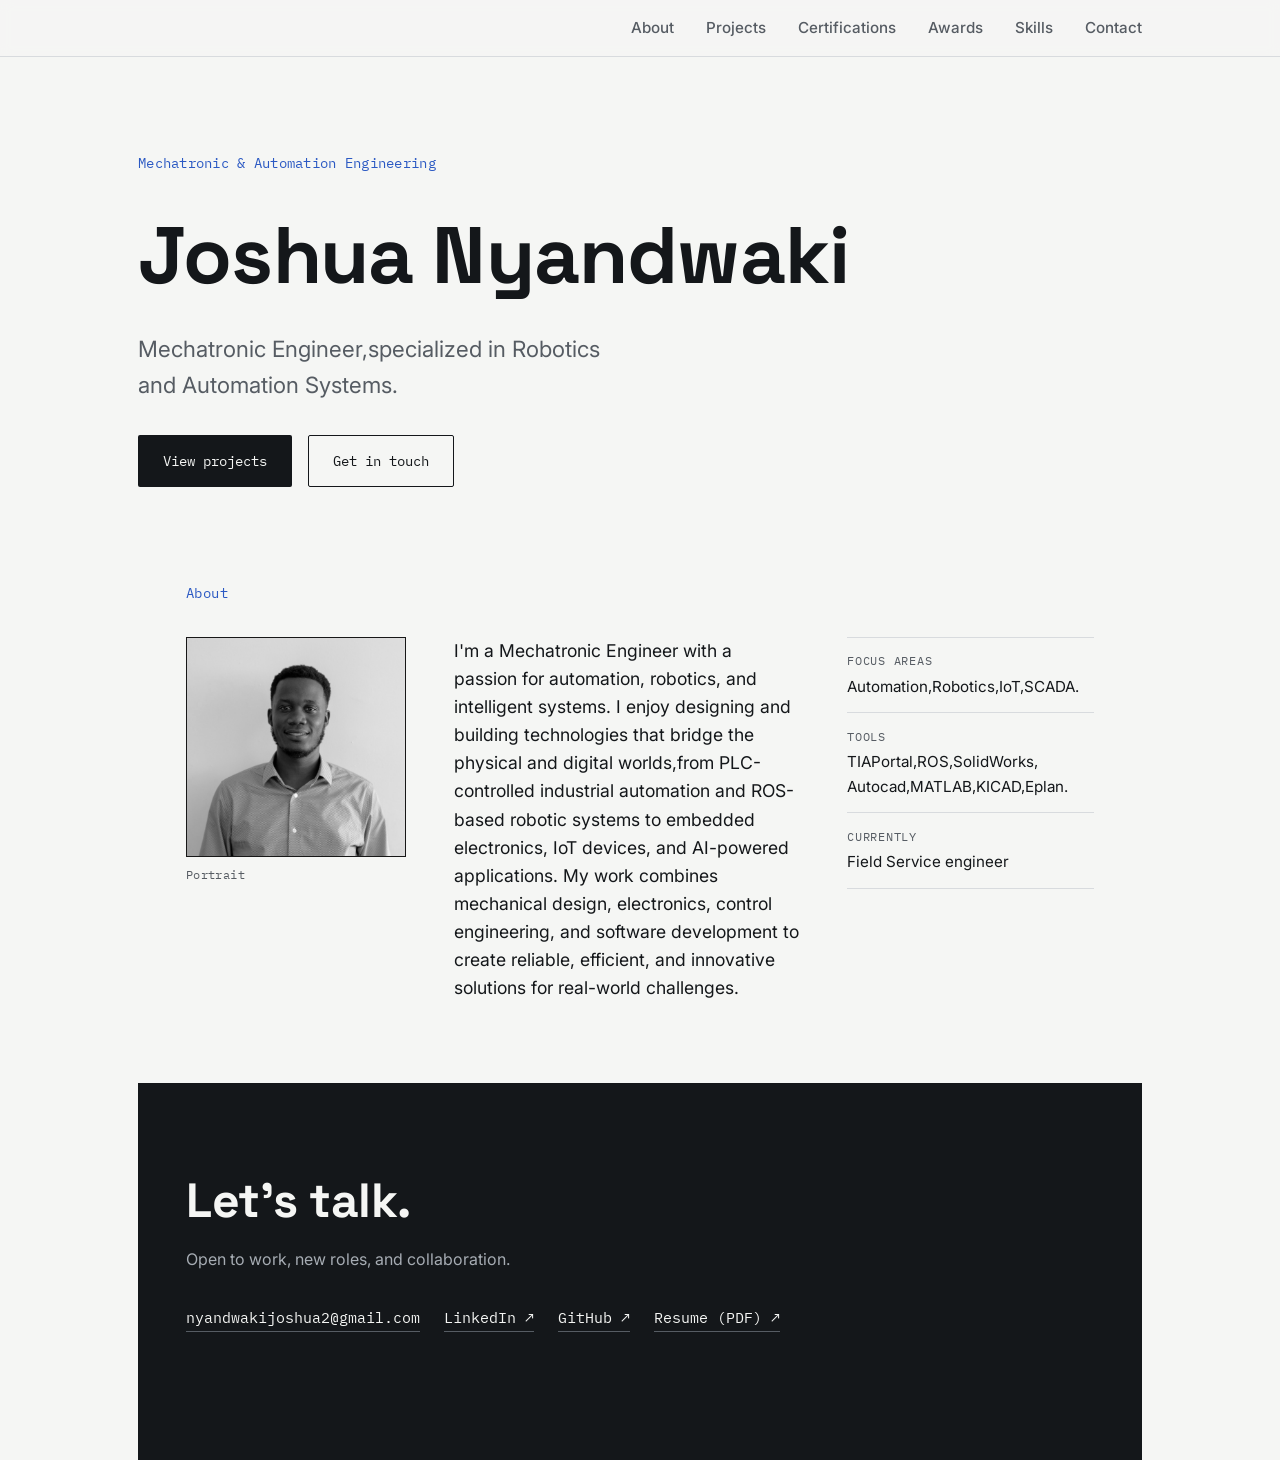
<file: index.html>
<!doctype html>
<html lang="en">
  <head>
    <meta charset="UTF-8" />
    <meta name="viewport" content="width=device-width, initial-scale=1.0" />
    <title>Joshua Nyandwaki — Mechatronic Engineer</title>
    <link rel="preconnect" href="https://fonts.googleapis.com" />
    <link rel="preconnect" href="https://fonts.gstatic.com" crossorigin />
    <link
      href="https://fonts.googleapis.com/css2?family=Space+Grotesk:wght@400;500;600;700&family=Inter:wght@400;500;600&family=IBM+Plex+Mono:wght@400;500&display=swap"
      rel="stylesheet"
    />
    <link rel="stylesheet" href="styles.css" />
  </head>
  <body>
    <!-- ============ NAV ============ -->
    <header class="nav" id="top">
      <div class="nav-inner">
        <a href="index.html#top" class="nav-brand"></a>
        <nav class="nav-links" id="navLinks">
          <a href="index.html#about">About</a>
          <a href="projects.html">Projects</a>
          <a href="certifications.html">Certifications</a>
          <a href="awards.html">Awards</a>
          <a href="skills.html">Skills</a>
          <a href="index.html#contact">Contact</a>
        </nav>
        <button class="nav-toggle" id="navToggle" aria-label="Toggle menu">
          <span></span><span></span><span></span>
        </button>
      </div>
    </header>

    <!-- ============ HERO ============ -->
    <section class="hero">
      <div class="hero-inner">
        <p class="eyebrow">
          Mechatronic &amp; Automation Engineering
        </p>
        <h1>Joshua Nyandwaki</h1>
        <p class="hero-role">
          Mechatronic Engineer,specialized in Robotics and Automation Systems.
        </p>
        <div class="hero-cta">
          <a href="projects.html" class="btn btn-primary">View projects</a>
          <a href="index.html#contact" class="btn btn-ghost">Get in touch</a>
        </div>
      </div>

      <!-- Signature element: drawing title block, like the info box on an engineering drawing 
      <div class="title-block">
        <div class="tb-field">
          <span class="tb-label">Name</span
          ><span class="tb-value">Jordan Reyes</span>
        </div>
        <div class="tb-field">
          <span class="tb-label">Discipline</span
          ><span class="tb-value">Mechanical / Design</span>
        </div>
        <div class="tb-field">
          <span class="tb-label">Based in</span
          ><span class="tb-value">Your City</span>
        </div>
        <div class="tb-field">
          <span class="tb-label">Status</span
          ><span class="tb-value">Open to work</span>
        </div>
        <div class="tb-field">
          <span class="tb-label">Rev.</span><span class="tb-value">A</span>
        </div>
      </div>
    </section>

    <div class="dim-divider" aria-hidden="true"><span></span></div>
    -->

    <!-- ============ ABOUT ============ -->
    <section class="section" id="about">
      <p class="section-label">About</p>
      <div class="about-layout">
        <figure class="about-photo">
          <img
            src="profile-photo.jpg"
            alt="Portrait of Joshua Nyandwaki"
          />
          <figcaption>Portrait</figcaption>
        </figure>

        <div class="about-grid">
          <p class="about-text">
           I'm a Mechatronic Engineer with a passion for automation, robotics, and intelligent systems. I enjoy designing and building technologies that bridge the physical and digital worlds,from PLC-controlled industrial automation and ROS-based robotic systems to embedded electronics, IoT devices, and AI-powered applications. My work combines mechanical design, electronics, control engineering, and software development to create reliable, efficient, and innovative solutions for real-world challenges.
          <ul class="about-facts">
            <li><span>Focus areas</span>Automation,Robotics,IoT,SCADA.</li>
            <li><span>Tools</span>TIAPortal,ROS,SolidWorks,
              Autocad,MATLAB,KICAD,Eplan.</li>
            <li><span>Currently</span>Field Service engineer</li>
          </ul>
        </div>
      </div>
    </section>

    <!-- ============ CONTACT / FOOTER ============ -->
    <footer class="footer" id="contact">
      <div class="footer-inner">
        <h2>Let's talk.</h2>
        <p>Open to work, new roles, and collaboration.</p>
        <div class="footer-links">
          <a href="mailto:you@example.com">nyandwakijoshua2@gmail.com</a>
          <a href="https://www.linkedin.com/in/joshuanyandwaki/" target="_blank" rel="noopener">LinkedIn ↗</a>
          <a href="https://github.com/Oteano" target="_blank" rel="noopener">GitHub ↗</a>
          <a href="Resume.pdf" target="_blank" rel="noopener">Resume (PDF) ↗</a>
        </div>
        <p class="footer-meta"></p>
      </div>
    </footer>

    <script src="script.js"></script>
  </body>
</html>
</file>
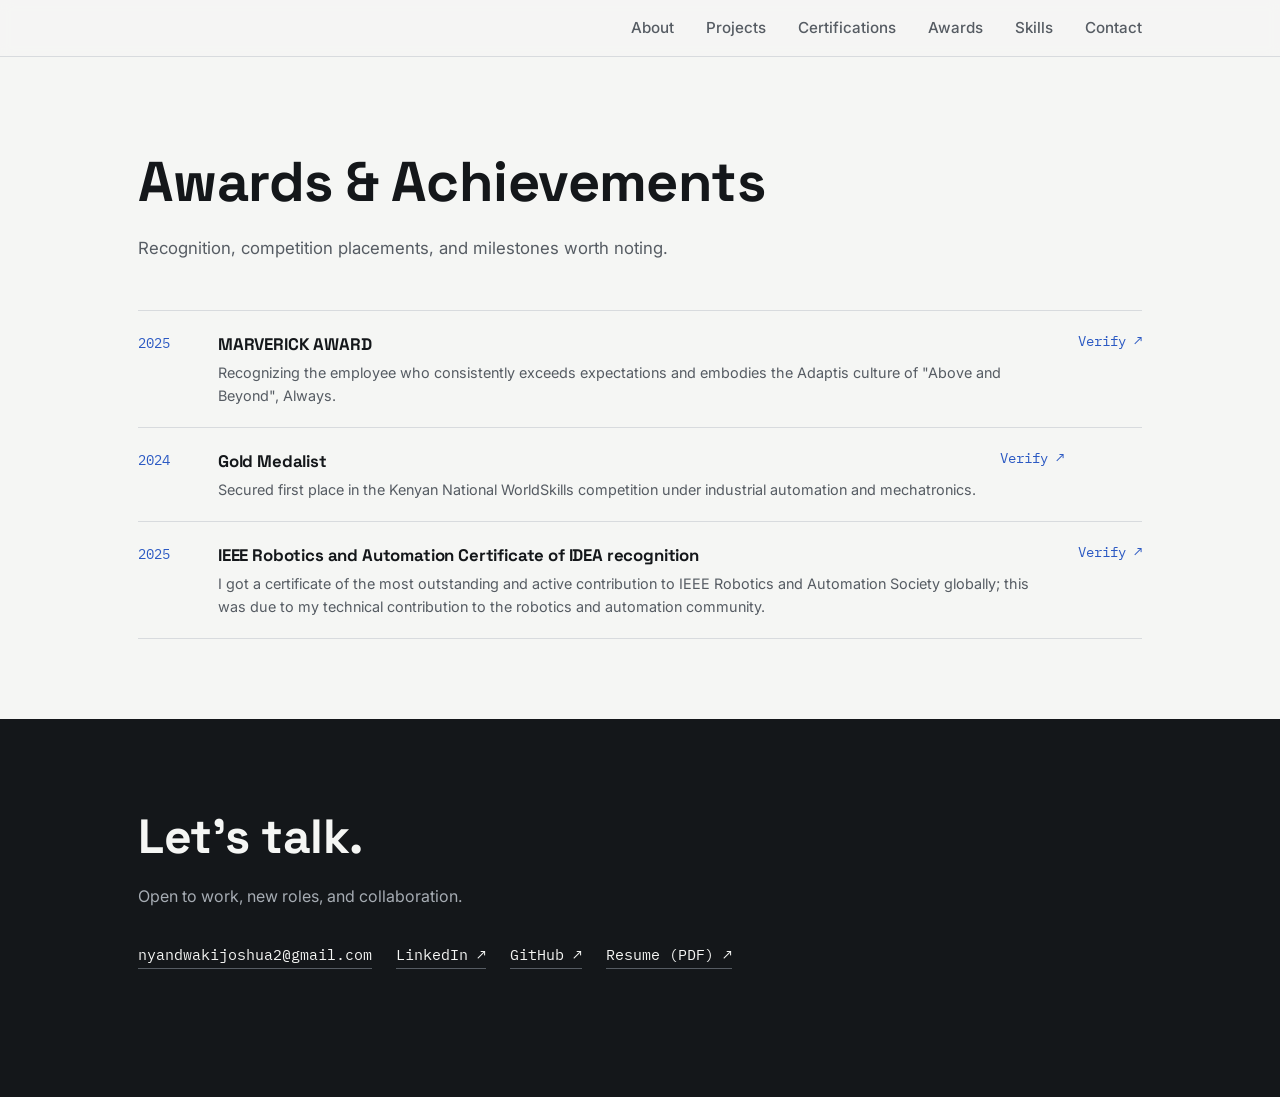
<file: awards.html>
<!doctype html>
<html lang="en">
  <head>
    <meta charset="UTF-8" />
    <meta name="viewport" content="width=device-width, initial-scale=1.0" />
    <title>Awards &amp; Achievements — joshua nyandwaki</title>
    <link rel="preconnect" href="https://fonts.googleapis.com" />
    <link rel="preconnect" href="https://fonts.gstatic.com" crossorigin />
    <link
      href="https://fonts.googleapis.com/css2?family=Space+Grotesk:wght@400;500;600;700&family=Inter:wght@400;500;600&family=IBM+Plex+Mono:wght@400;500&display=swap"
      rel="stylesheet"
    />
    <link rel="stylesheet" href="styles.css" />
  </head>
  <body>
    <!-- ============ NAV ============ -->
    <header class="nav" id="top">
      <div class="nav-inner">
        <a href="index.html#top" class="nav-brand"></a>
        <nav class="nav-links" id="navLinks">
          <a href="index.html#about">About</a>
          <a href="projects.html">Projects</a>
          <a href="certifications.html">Certifications</a>
          <a href="awards.html">Awards</a>
          <a href="skills.html">Skills</a>
          <a href="index.html#contact">Contact</a>
        </nav>
        <button class="nav-toggle" id="navToggle" aria-label="Toggle menu">
          <span></span><span></span><span></span>
        </button>
      </div>
    </header>

    <!-- ============ PAGE HEADER ============ -->
    <div class="page-header">
      <p class="section-label"></p>
      <h1>Awards &amp; Achievements</h1>
      <p>Recognition, competition placements, and milestones worth noting.</p>
    </div>

    <!--div class="dim-divider" aria-hidden="true"><span></span></div -->

    <!-- ============ AWARDS ============ -->
    <section class="section">
      <div class="award-list">
        <div class="award-row">
          <span class="award-year">2025</span>
          <div>
            <h4>MARVERICK AWARD</h4>
            <p>
              Recognizing the employee who consistently exceeds expectations and
              embodies the Adaptis culture of "Above and Beyond", Always.
            </p>
          </div>
          <a
            href="Marverick.jpg"
            class="cert-link"
            target="_blank"
            rel="noopener"
            >Verify ↗</a
          >
        </div>
        <div class="award-row">
          <span class="award-year">2024</span>
          <div>
            <h4>Gold Medalist</h4>
            <p>
              Secured first place in the Kenyan National WorldSkills competition
              under industrial automation and mechatronics.
            </p>
          </div>
          <a
            href="World Skills.pdf"
            class="cert-link"
            target="_blank"
            rel="noopener"
            >Verify ↗</a
          >
        </div>
        <div class="award-row">
          <span class="award-year">2025</span>
          <div>
            <h4>
              IEEE Robotics and Automation Certificate of IDEA recognition
            </h4>
            <p>
              I got a certificate of the most outstanding and active
              contribution to IEEE Robotics and Automation Society globally;
              this was due to my technical contribution to the robotics and
              automation community.
            </p>
          </div>
          <a href="RAS.png" class="cert-link" target="_blank" rel="noopener"
            >Verify ↗</a
          >
        </div>
      </div>
    </section>

    <!-- ============ CONTACT / FOOTER ============ -->
    <footer class="footer" id="contact">
      <div class="footer-inner">
        <h2>Let's talk.</h2>
        <p>Open to work, new roles, and collaboration.</p>
        <div class="footer-links">
          <a href="mailto:you@example.com">nyandwakijoshua2@gmail.com</a>
          <a
            href="https://www.linkedin.com/in/joshuanyandwaki/"
            target="_blank"
            rel="noopener"
            >LinkedIn ↗</a
          >
          <a href="https://github.com/Oteano" target="_blank" rel="noopener"
            >GitHub ↗</a
          >
          <a href="Resume.pdf" target="_blank" rel="noopener">Resume (PDF) ↗</a>
        </div>
        <p class="footer-meta"></p>
      </div>
    </footer>

    <script src="script.js"></script>
  </body>
</html>
</file>
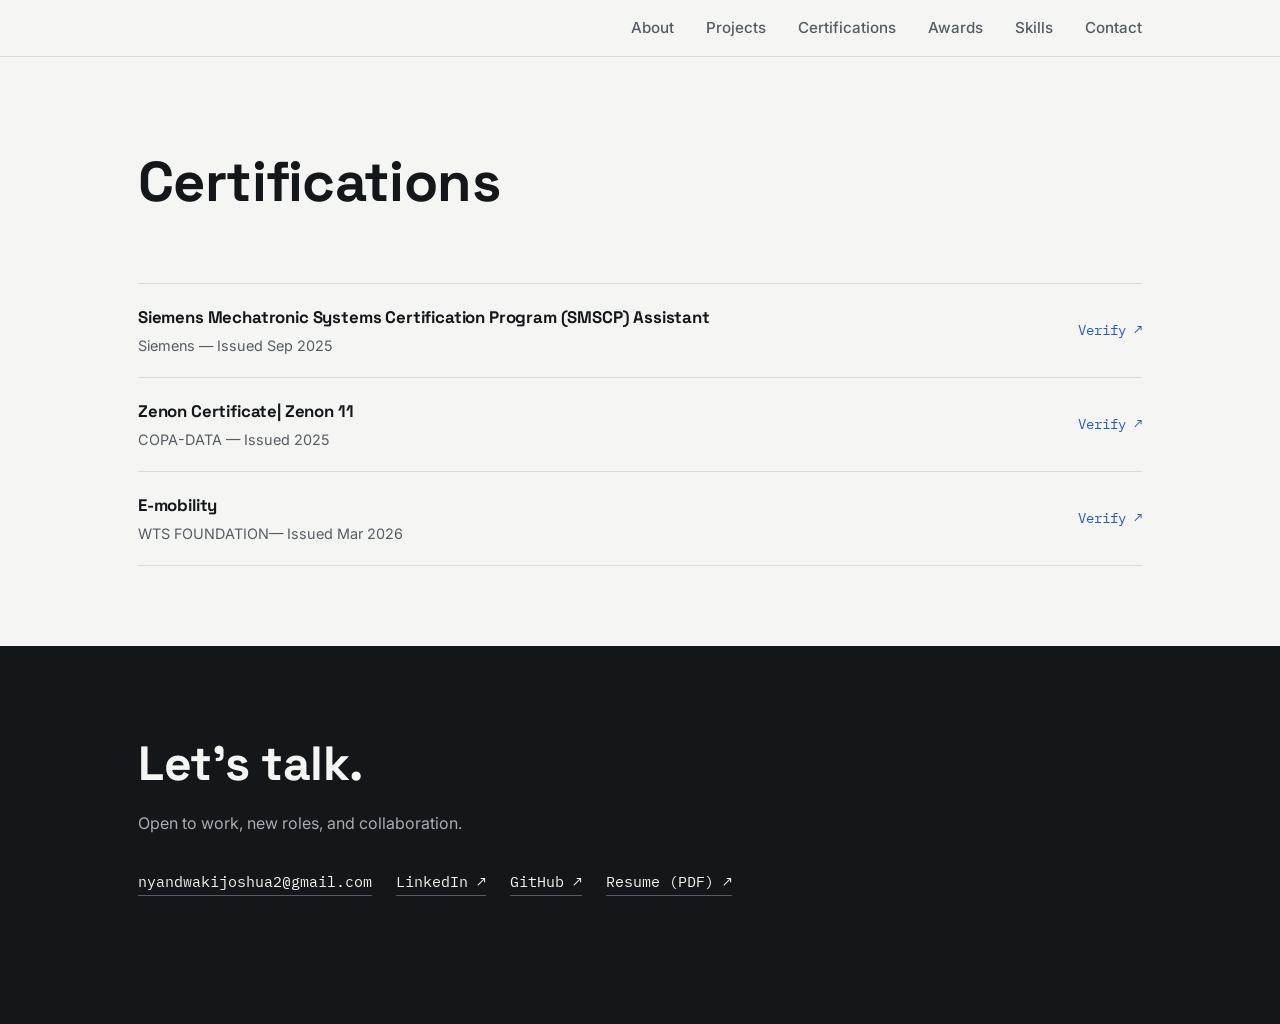
<file: certifications.html>
<!doctype html>
<html lang="en">
  <head>
    <meta charset="UTF-8" />
    <meta name="viewport" content="width=device-width, initial-scale=1.0" />
    <title>Certifications — Joshua Nyandwaki</title>
    <link rel="preconnect" href="https://fonts.googleapis.com" />
    <link rel="preconnect" href="https://fonts.gstatic.com" crossorigin />
    <link
      href="https://fonts.googleapis.com/css2?family=Space+Grotesk:wght@400;500;600;700&family=Inter:wght@400;500;600&family=IBM+Plex+Mono:wght@400;500&display=swap"
      rel="stylesheet"
    />
    <link rel="stylesheet" href="styles.css" />
  </head>
  <body>
    <!-- ============ NAV ============ -->
    <header class="nav" id="top">
      <div class="nav-inner">
        <a href="index.html#top" class="nav-brand"></a>
        <nav class="nav-links" id="navLinks">
          <a href="index.html#about">About</a>
          <a href="projects.html">Projects</a>
          <a href="certifications.html">Certifications</a>
          <a href="awards.html">Awards</a>
          <a href="skills.html">Skills</a>
          <a href="index.html#contact">Contact</a>
        </nav>
        <button class="nav-toggle" id="navToggle" aria-label="Toggle menu">
          <span></span><span></span><span></span>
        </button>
      </div>
    </header>

    <!-- ============ PAGE HEADER ============ -->
    <div class="page-header">
      <p class="section-label"></p>
      <h1>Certifications</h1>
      <p></p>
    </div>

    <!--div class="dim-divider" aria-hidden="true"><span></span></div>

    <!-- ============ CERTIFICATIONS ============ -->
    <section class="section">
      <div class="cert-list">
        <div class="cert-row">
          <div>
            <h4>
              Siemens Mechatronic Systems Certification Program (SMSCP)
              Assistant
            </h4>
            <p>Siemens — Issued Sep 2025</p>
          </div>
          <a href="Siemens.pdf" class="cert-link" target="_blank" rel="noopener"
            >Verify ↗</a
          >
        </div>
        <div class="cert-row">
          <div>
            <h4>Zenon Certificate| Zenon 11</h4>
            <p>COPA-DATA — Issued 2025</p>
          </div>
          <a
            href="zenon_11.pdf"
            class="cert-link"
            target="_blank"
            rel="noopener"
            >Verify ↗</a
          >
        </div>
        <div class="cert-row">
          <div>
            <h4>E-mobility</h4>
            <p>WTS FOUNDATION— Issued Mar 2026</p>
          </div>
          <a
            href="E-Mobility.pdf"
            class="cert-link"
            target="_blank"
            rel="noopener"
            >Verify ↗</a
          >
        </div>
      </div>
    </section>

    <!-- ============ CONTACT / FOOTER ============ -->
    <footer class="footer" id="contact">
      <div class="footer-inner">
        <h2>Let's talk.</h2>
        <p>Open to work, new roles, and collaboration.</p>
        <div class="footer-links">
          <a href="mailto:you@example.com">nyandwakijoshua2@gmail.com</a>
          <a
            href="https://www.linkedin.com/in/joshuanyandwaki/"
            target="_blank"
            rel="noopener"
            >LinkedIn ↗</a
          >
          <a href="https://github.com/Oteano" target="_blank" rel="noopener"
            >GitHub ↗</a
          >
          <a href="Resume.pdf" target="_blank" rel="noopener">Resume (PDF) ↗</a>
        </div>
        <p class="footer-meta"></p>
      </div>
    </footer>

    <script src="script.js"></script>
  </body>
</html>
</file>
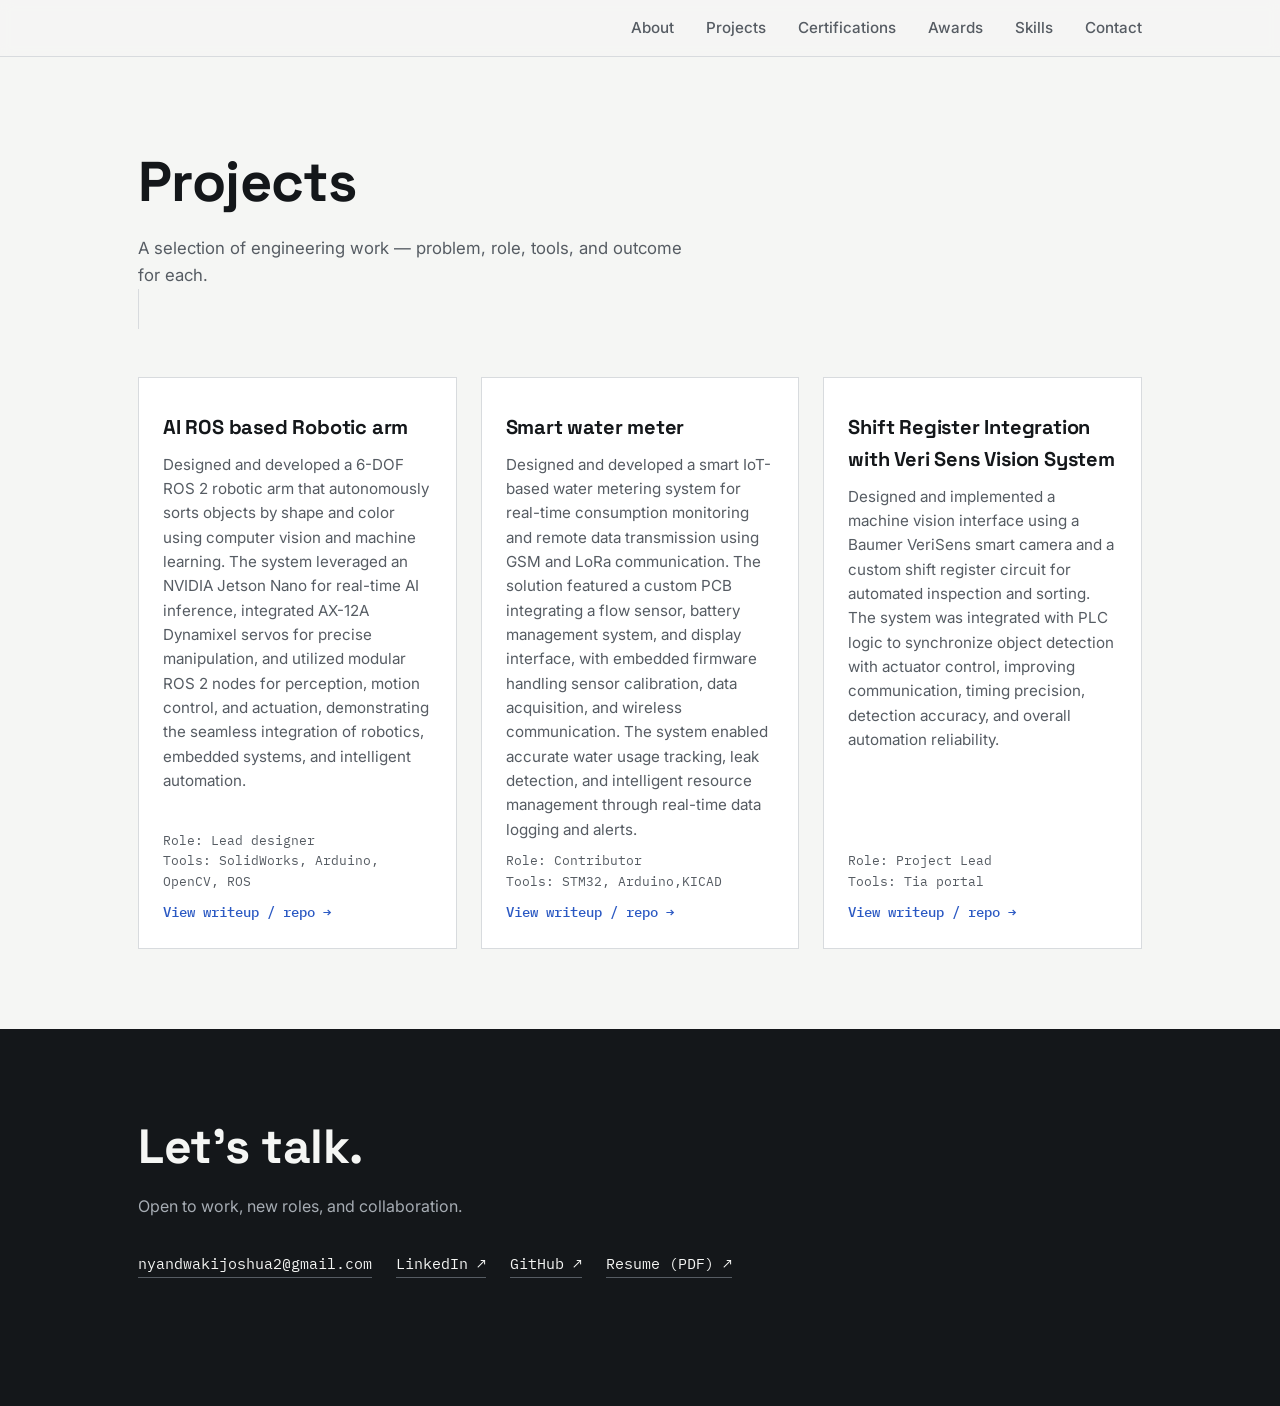
<file: projects.html>
<!doctype html>
<html lang="en">
  <head>
    <meta charset="UTF-8" />
    <meta name="viewport" content="width=device-width, initial-scale=1.0" />
    <title></title>
    <link rel="preconnect" href="https://fonts.googleapis.com" />
    <link rel="preconnect" href="https://fonts.gstatic.com" crossorigin />
    <link
      href="https://fonts.googleapis.com/css2?family=Space+Grotesk:wght@400;500;600;700&family=Inter:wght@400;500;600&family=IBM+Plex+Mono:wght@400;500&display=swap"
      rel="stylesheet"
    />
    <link rel="stylesheet" href="styles.css" />
  </head>
  <body>
    <!-- ============ NAV ============ -->
    <header class="nav" id="top">
      <div class="nav-inner">
        <a href="index.html#top" class="nav-brand"></a>
        <nav class="nav-links" id="navLinks">
          <a href="index.html#about">About</a>
          <a href="projects.html">Projects</a>
          <a href="certifications.html">Certifications</a>
          <a href="awards.html">Awards</a>
          <a href="skills.html">Skills</a>
          <a href="index.html#contact">Contact</a>
        </nav>
        <button class="nav-toggle" id="navToggle" aria-label="Toggle menu">
          <span></span><span></span><span></span>
        </button>
      </div>
    </header>

    <!-- ============ PAGE HEADER ============ -->
    <div class="page-header">
      <p class="section-label"></p>
      <h1>Projects</h1>
      <p>
        A selection of engineering work — problem, role, tools, and outcome for
        each.
      </p>
    </div>

    <div class="dim-divider" aria-hidden="true"><span></span></div>

    <!-- ============ PROJECTS ============ -->
    <section class="section">
      <div class="project-grid">
        <article class="project-card">
          <div class="project-rev"></div>
          <h3>AI ROS based Robotic arm</h3>
          <p class="project-desc">
            Designed and developed a 6-DOF ROS 2 robotic arm that autonomously
            sorts objects by shape and color using computer vision and machine
            learning. The system leveraged an NVIDIA Jetson Nano for real-time
            AI inference, integrated AX-12A Dynamixel servos for precise
            manipulation, and utilized modular ROS 2 nodes for perception,
            motion control, and actuation, demonstrating the seamless
            integration of robotics, embedded systems, and intelligent
            automation.
          </p>

          <ul class="project-meta">
            <li>Role: Lead designer</li>
            <li>Tools: SolidWorks, Arduino, OpenCV, ROS</li>
          </ul>
          <a href="#" class="project-link" target="_blank" rel="noopener"
            >View writeup / repo →</a
          >
        </article>

        <article class="project-card">
          <div class="project-rev"></div>
          <h3>Smart water meter</h3>
          <p class="project-desc">
            Designed and developed a smart IoT-based water metering system for
            real-time consumption monitoring and remote data transmission using
            GSM and LoRa communication. The solution featured a custom PCB
            integrating a flow sensor, battery management system, and display
            interface, with embedded firmware handling sensor calibration, data
            acquisition, and wireless communication. The system enabled accurate
            water usage tracking, leak detection, and intelligent resource
            management through real-time data logging and alerts.
          </p>
          <ul class="project-meta">
            <li>Role: Contributor</li>
            <li>Tools: STM32, Arduino,KICAD</li>
          </ul>
          <a href="#" class="project-link" target="_blank" rel="noopener"
            >View writeup / repo →</a
          >
        </article>

        <article class="project-card">
          <div class="project-rev"></div>
          <h3>Shift Register Integration with Veri Sens Vision System</h3>
          <p class="project-desc">
            Designed and implemented a machine vision interface using a Baumer
            VeriSens smart camera and a custom shift register circuit for
            automated inspection and sorting. The system was integrated with PLC
            logic to synchronize object detection with actuator control,
            improving communication, timing precision, detection accuracy, and
            overall automation reliability.
          </p>
          <ul class="project-meta">
            <li>Role: Project Lead</li>
            <li>Tools: Tia portal</li>
          </ul>
          <a href="#" class="project-link" target="_blank" rel="noopener"
            >View writeup / repo →</a
          >
        </article>
      </div>
    </section>

    <!-- ============ CONTACT / FOOTER ============ -->
    <footer class="footer" id="contact">
      <div class="footer-inner">
        <h2>Let's talk.</h2>
        <p>Open to work, new roles, and collaboration.</p>
        <div class="footer-links">
          <a href="mailto:you@example.com">nyandwakijoshua2@gmail.com</a>
          <a
            href="https://www.linkedin.com/in/joshuanyandwaki/"
            target="_blank"
            rel="noopener"
            >LinkedIn ↗</a
          >
          <a href="https://github.com/Oteano" target="_blank" rel="noopener"
            >GitHub ↗</a
          >
          <a href="Resume.pdf" target="_blank" rel="noopener">Resume (PDF) ↗</a>
        </div>
        <p class="footer-meta"></p>
      </div>
    </footer>

    <script src="script.js"></script>
  </body>
</html>
</file>
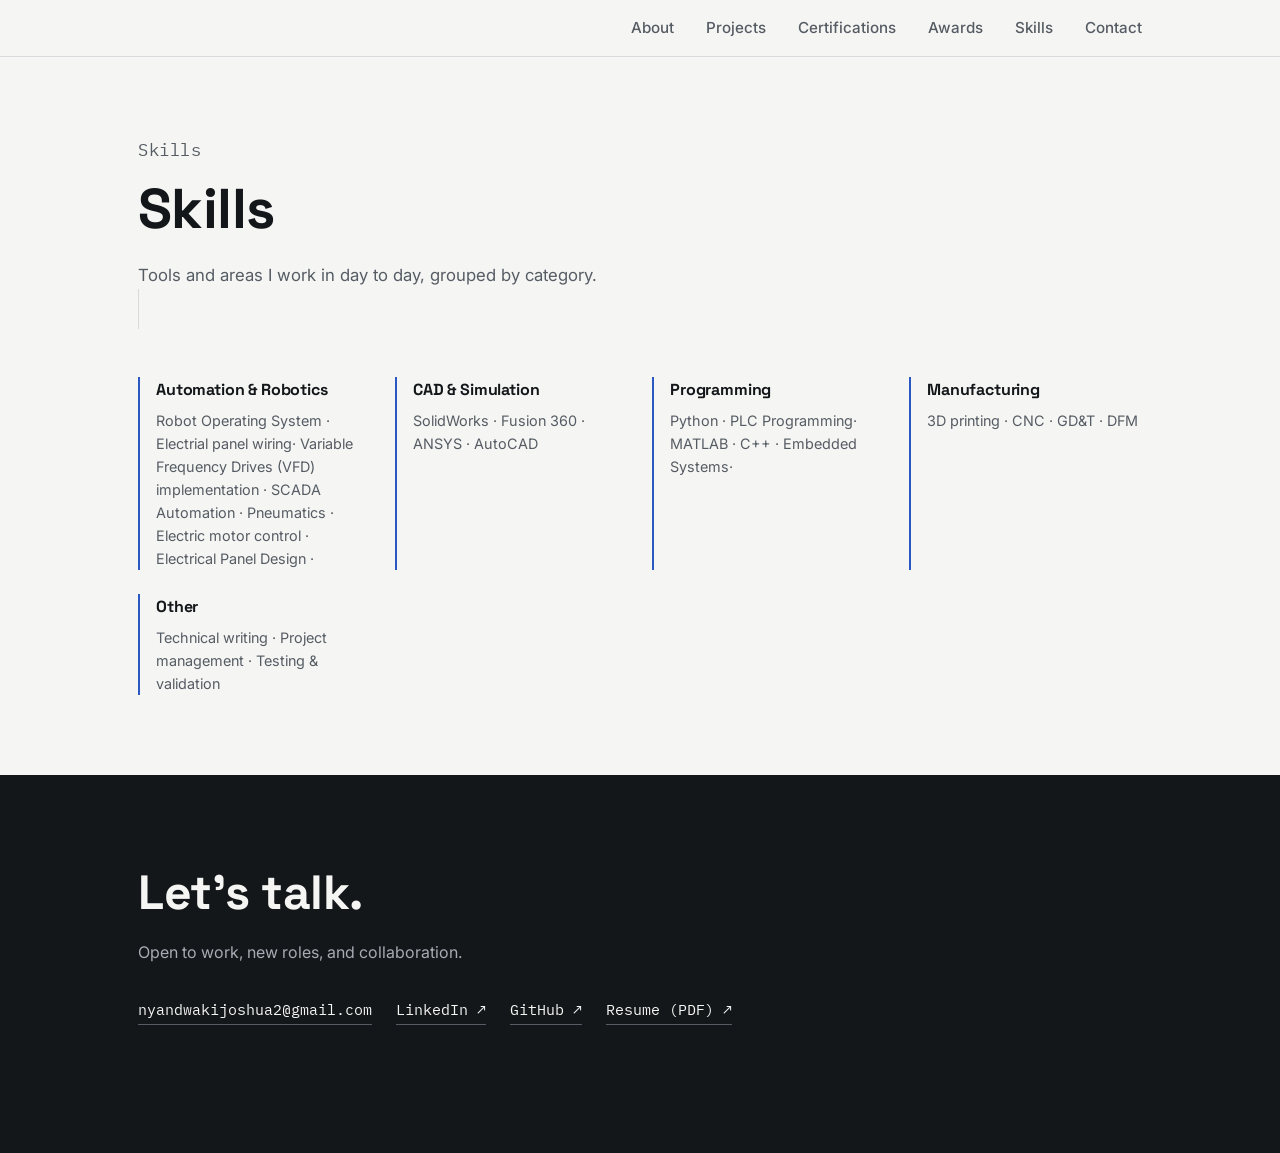
<file: skills.html>
<!doctype html>
<html lang="en">
  <head>
    <meta charset="UTF-8" />
    <meta name="viewport" content="width=device-width, initial-scale=1.0" />
    <title>Skills — Joshua Nyandwaki</title>
    <link rel="preconnect" href="https://fonts.googleapis.com" />
    <link rel="preconnect" href="https://fonts.gstatic.com" crossorigin />
    <link
      href="https://fonts.googleapis.com/css2?family=Space+Grotesk:wght@400;500;600;700&family=Inter:wght@400;500;600&family=IBM+Plex+Mono:wght@400;500&display=swap"
      rel="stylesheet"
    />
    <link rel="stylesheet" href="styles.css" />
  </head>
  <body>
    <!-- ============ NAV ============ -->
    <header class="nav" id="top">
      <div class="nav-inner">
        <a href="index.html#top" class="nav-brand"></a>
        <nav class="nav-links" id="navLinks">
          <a href="index.html#about">About</a>
          <a href="projects.html">Projects</a>
          <a href="certifications.html">Certifications</a>
          <a href="awards.html">Awards</a>
          <a href="skills.html">Skills</a>
          <a href="index.html#contact">Contact</a>
        </nav>
        <button class="nav-toggle" id="navToggle" aria-label="Toggle menu">
          <span></span><span></span><span></span>
        </button>
      </div>
    </header>

    <!-- ============ PAGE HEADER ============ -->
    <div class="page-header">
      <p class="section-label">Skills</p>
      <h1>Skills</h1>
      <p>Tools and areas I work in day to day, grouped by category.</p>
    </div>

    <div class="dim-divider" aria-hidden="true"><span></span></div>

    <!-- ============ SKILLS ============ -->
    <section class="section">
      <div class="skills-grid">
        <div class="skill-group">
          <h4>Automation &amp; Robotics</h4>
          <p>
            Robot Operating System · Electrial panel wiring· Variable Frequency
            Drives (VFD) implementation · SCADA Automation · Pneumatics ·
            Electric motor control · Electrical Panel Design ·
          </p>
        </div>
        <div class="skill-group">
          <h4>CAD &amp; Simulation</h4>
          <p>SolidWorks · Fusion 360 · ANSYS · AutoCAD</p>
        </div>
        <div class="skill-group">
          <h4>Programming</h4>
          <p>Python · PLC Programming· MATLAB · C++ · Embedded Systems·</p>
        </div>
        <div class="skill-group">
          <h4>Manufacturing</h4>
          <p>3D printing · CNC · GD&amp;T · DFM</p>
        </div>
        <div class="skill-group">
          <h4>Other</h4>
          <p>
            Technical writing · Project management · Testing &amp; validation
          </p>
        </div>
      </div>
    </section>

    <!-- ============ CONTACT / FOOTER ============ -->
    <footer class="footer" id="contact">
      <div class="footer-inner">
        <h2>Let's talk.</h2>
        <p>Open to work, new roles, and collaboration.</p>
        <div class="footer-links">
          <a href="mailto:you@example.com">nyandwakijoshua2@gmail.com</a>
          <a
            href="https://www.linkedin.com/in/joshuanyandwaki/"
            target="_blank"
            rel="noopener"
            >LinkedIn ↗</a
          >
          <a href="https://github.com/Oteano" target="_blank" rel="noopener"
            >GitHub ↗</a
          >
          <a href="Resume.pdf" target="_blank" rel="noopener">Resume (PDF) ↗</a>
        </div>
        <p class="footer-meta"></p>
      </div>
    </footer>

    <script src="script.js"></script>
  </body>
</html>
</file>
<file: styles.css>
/* ============================================
   TOKENS
   ============================================ */
:root {
  --paper: #F5F6F4;
  --paper-raised: #FFFFFF;
  --ink: #14171A;
  --graphite: #565C63;
  --hairline: #D8DBDE;
  --blueline: #2B59C3;
  --safety: #E8622C;

  --font-display: 'Space Grotesk', sans-serif;
  --font-body: 'Inter', sans-serif;
  --font-mono: 'IBM Plex Mono', monospace;

  --max-w: 1100px;
  --gap: clamp(1.5rem, 4vw, 3rem);
}

* { box-sizing: border-box; }

html {
  scroll-behavior: smooth;
}

@media (prefers-reduced-motion: reduce) {
  html { scroll-behavior: auto; }
  * { animation: none !important; transition: none !important; }
}

body {
  margin: 0;
  background: var(--paper);
  color: var(--ink);
  font-family: var(--font-body);
  line-height: 1.6;
  -webkit-font-smoothing: antialiased;
}

a {
  color: var(--blueline);
  text-decoration: none;
}
a:focus-visible,
button:focus-visible {
  outline: 2px solid var(--safety);
  outline-offset: 3px;
}

h1, h2, h3, h4 {
  font-family: var(--font-display);
  margin: 0;
  letter-spacing: -0.01em;
}

/* ============================================
   NAV
   ============================================ */
.nav {
  position: sticky;
  top: 0;
  z-index: 100;
  background: rgba(245, 246, 244, 0.9);
  backdrop-filter: blur(6px);
  border-bottom: 1px solid var(--hairline);
}

.nav-inner {
  max-width: var(--max-w);
  margin: 0 auto;
  padding: 1rem var(--gap);
  display: flex;
  align-items: center;
  justify-content: space-between;
}

.nav-brand {
  font-family: var(--font-mono);
  font-weight: 500;
  color: var(--ink);
  font-size: 0.95rem;
  letter-spacing: 0.05em;
}

.nav-links {
  display: flex;
  gap: 2rem;
}

.nav-links a {
  color: var(--graphite);
  font-size: 0.95rem;
  font-weight: 500;
}
.nav-links a:hover { color: var(--blueline); }

.nav-toggle {
  display: none;
  flex-direction: column;
  gap: 4px;
  background: none;
  border: none;
  cursor: pointer;
  padding: 8px;
}
.nav-toggle span {
  width: 22px;
  height: 2px;
  background: var(--ink);
}

@media (max-width: 720px) {
  .nav-links {
    position: absolute;
    top: 100%;
    left: 0;
    right: 0;
    background: var(--paper-raised);
    border-bottom: 1px solid var(--hairline);
    flex-direction: column;
    padding: 1rem var(--gap);
    gap: 1rem;
    display: none;
  }
  .nav-links.open { display: flex; }
  .nav-toggle { display: flex; }
}

/* ============================================
   HERO + TITLE BLOCK (signature element)
   ============================================ */
.hero {
  max-width: var(--max-w);
  margin: 0 auto;
  padding: clamp(3rem, 8vw, 6rem) var(--gap) 0;
}

.eyebrow {
  font-family: var(--font-mono);
  color: var(--blueline);
  font-size: 0.85rem;
  margin: 0 0 1rem;
  letter-spacing: 0.02em;
}

.hero h1 {
  font-size: clamp(2.75rem, 8vw, 5rem);
  font-weight: 700;
  margin-bottom: 0.75rem;
}

.hero-role {
  font-size: clamp(1.1rem, 2.5vw, 1.4rem);
  color: var(--graphite);
  max-width: 34ch;
  margin: 0 0 2rem;
}

.hero-cta {
  display: flex;
  gap: 1rem;
  margin-bottom: 3rem;
  flex-wrap: wrap;
}

.btn {
  font-family: var(--font-mono);
  font-size: 0.9rem;
  padding: 0.85rem 1.5rem;
  border-radius: 2px;
  border: 1px solid transparent;
  display: inline-block;
}
.btn-primary {
  background: var(--ink);
  color: var(--paper);
}
.btn-primary:hover { background: var(--blueline); }
.btn-ghost {
  border-color: var(--ink);
  color: var(--ink);
}
.btn-ghost:hover { border-color: var(--blueline); color: var(--blueline); }

/* Title block: mimics the info box on a technical drawing */
.title-block {
  display: grid;
  grid-template-columns: repeat(5, 1fr);
  border-top: 1px solid var(--ink);
  border-bottom: 1px solid var(--ink);
}

.tb-field {
  display: flex;
  flex-direction: column;
  padding: 0.75rem 1rem;
  border-left: 1px solid var(--hairline);
}
.tb-field:first-child { border-left: none; }

.tb-label {
  font-family: var(--font-mono);
  font-size: 0.7rem;
  text-transform: uppercase;
  letter-spacing: 0.08em;
  color: var(--graphite);
  margin-bottom: 0.25rem;
}

.tb-value {
  font-family: var(--font-mono);
  font-size: 0.9rem;
  color: var(--ink);
}

@media (max-width: 720px) {
  .title-block {
    grid-template-columns: repeat(2, 1fr);
  }
  .tb-field:nth-child(3) { border-left: none; }
}

/* Dimension-line divider between sections */
.dim-divider {
  max-width: var(--max-w);
  margin: 0 auto;
  padding: 0 var(--gap);
}
.dim-divider span {
  display: block;
  height: 2.5rem;
  border-left: 1px solid var(--hairline);
  margin-left: 0;
  width: 1px;
}

/* ============================================
   PAGE HEADER (subpages: Projects, Certifications, Awards, Skills)
   ============================================ */
.page-header {
  max-width: var(--max-w);
  margin: 0 auto;
  padding: clamp(3rem, 8vw, 5rem) var(--gap) 0;
}
.page-header h1 {
  font-size: clamp(2.25rem, 6vw, 3.5rem);
  font-weight: 700;
  margin-bottom: 0.5rem;
}
.page-header p {
  color: var(--graphite);
  font-size: 1.05rem;
  max-width: 50ch;
  margin: 0;
}

/* ============================================
   SECTIONS
   ============================================ */
.section {
  max-width: var(--max-w);
  margin: 0 auto;
  padding: clamp(2rem, 5vw, 3rem) var(--gap);
}

.section-label {
  font-family: var(--font-mono);
  font-size: 0.85rem;
  color: var(--blueline);
  letter-spacing: 0.03em;
  margin: 0 0 2rem;
}

/* About */
.about-layout {
  display: grid;
  grid-template-columns: 220px 1fr;
  gap: var(--gap);
  align-items: start;
}

.about-photo {
  margin: 0;
}
.about-photo img {
  width: 100%;
  aspect-ratio: 1 / 1;
  object-fit: cover;
  display: block;
  border: 1px solid var(--ink);
  filter: grayscale(100%);
}
.about-photo figcaption {
  font-family: var(--font-mono);
  font-size: 0.75rem;
  color: var(--graphite);
  margin-top: 0.5rem;
  letter-spacing: 0.03em;
}

@media (max-width: 720px) {
  .about-layout {
    grid-template-columns: 1fr;
  }
  .about-photo {
    max-width: 220px;
  }
}

.about-grid {
  display: grid;
  grid-template-columns: 1.4fr 1fr;
  gap: var(--gap);
}
.about-text {
  font-size: 1.1rem;
  color: var(--ink);
  margin: 0;
}
.about-facts {
  list-style: none;
  margin: 0;
  padding: 0;
  border-top: 1px solid var(--hairline);
}
.about-facts li {
  padding: 0.85rem 0;
  border-bottom: 1px solid var(--hairline);
  font-size: 0.95rem;
}
.about-facts li span {
  display: block;
  font-family: var(--font-mono);
  font-size: 0.75rem;
  text-transform: uppercase;
  letter-spacing: 0.06em;
  color: var(--graphite);
  margin-bottom: 0.25rem;
}

@media (max-width: 720px) {
  .about-grid { grid-template-columns: 1fr; }
}

/* Projects */
.project-grid {
  display: grid;
  grid-template-columns: repeat(auto-fit, minmax(280px, 1fr));
  gap: 1.5rem;
}
.project-card {
  background: var(--paper-raised);
  border: 1px solid var(--hairline);
  padding: 1.5rem;
  position: relative;
  display: flex;
  flex-direction: column;
  gap: 0.6rem;
}
.project-rev {
  font-family: var(--font-mono);
  font-size: 0.7rem;
  color: var(--safety);
  letter-spacing: 0.06em;
}
.project-card h3 { font-size: 1.25rem; }
.project-desc {
  color: var(--graphite);
  font-size: 0.95rem;
  margin: 0;
  flex-grow: 1;
}
.project-meta {
  list-style: none;
  margin: 0;
  padding: 0;
  font-family: var(--font-mono);
  font-size: 0.8rem;
  color: var(--graphite);
}
.project-link {
  font-family: var(--font-mono);
  font-size: 0.85rem;
  font-weight: 500;
}

/* Certifications */
.cert-list {
  border-top: 1px solid var(--hairline);
}
.cert-row {
  display: flex;
  justify-content: space-between;
  align-items: center;
  gap: 1rem;
  padding: 1.25rem 0;
  border-bottom: 1px solid var(--hairline);
}
.cert-row h4 { font-size: 1.05rem; margin-bottom: 0.2rem; }
.cert-row p { margin: 0; color: var(--graphite); font-size: 0.9rem; }
.cert-link {
  font-family: var(--font-mono);
  font-size: 0.85rem;
  white-space: nowrap;
}

/* Awards */
.award-list {
  border-top: 1px solid var(--hairline);
}
.award-row {
  display: flex;
  gap: 1.5rem;
  padding: 1.25rem 0;
  border-bottom: 1px solid var(--hairline);
}
.award-year {
  font-family: var(--font-mono);
  color: var(--blueline);
  font-size: 0.9rem;
  min-width: 3.5rem;
}
.award-row h4 { font-size: 1.05rem; margin-bottom: 0.2rem; }
.award-row p { margin: 0; color: var(--graphite); font-size: 0.9rem; }

/* Skills */
.skills-grid {
  display: grid;
  grid-template-columns: repeat(auto-fit, minmax(220px, 1fr));
  gap: 1.5rem;
}
.skill-group {
  border-left: 2px solid var(--blueline);
  padding-left: 1rem;
}
.skill-group h4 { font-size: 1rem; margin-bottom: 0.4rem; }
.skill-group p { margin: 0; color: var(--graphite); font-size: 0.9rem; }

/* ============================================
   FOOTER
   ============================================ */
.footer {
  background: var(--ink);
  color: var(--paper);
  margin-top: 2rem;
}
.footer-inner {
  max-width: var(--max-w);
  margin: 0 auto;
  padding: clamp(3rem, 8vw, 5rem) var(--gap);
}
.footer h2 {
  font-size: clamp(2rem, 5vw, 3rem);
  margin-bottom: 0.5rem;
}
.footer p { color: #A6ACB3; margin: 0 0 2rem; }
.footer-links {
  display: flex;
  flex-wrap: wrap;
  gap: 1.5rem;
  margin-bottom: 3rem;
}
.footer-links a {
  color: var(--paper);
  font-family: var(--font-mono);
  font-size: 0.95rem;
  border-bottom: 1px solid var(--graphite);
  padding-bottom: 2px;
}
.footer-links a:hover { border-color: var(--paper); }
.footer-meta {
  font-family: var(--font-mono);
  font-size: 0.75rem;
  color: var(--graphite);
  margin: 0;
}
</file>
